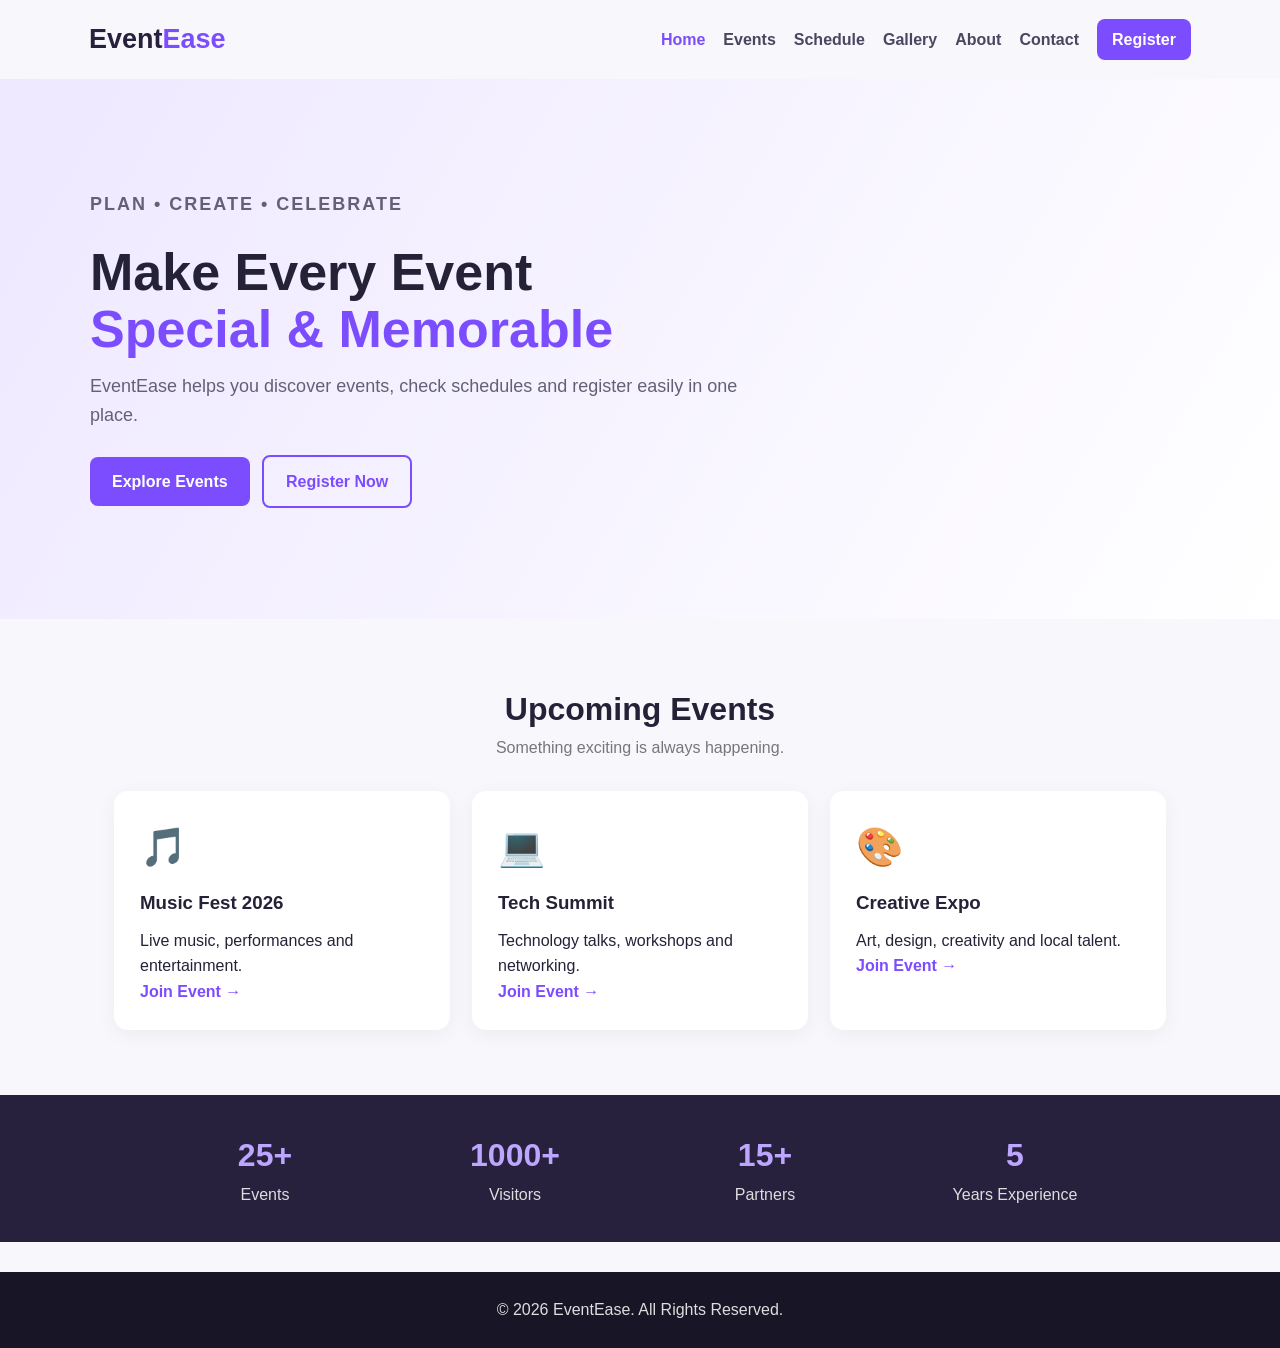
<file: index.html>
<!DOCTYPE html>
<html lang="en">
<head>
  <meta charset="UTF-8">
  <meta name="viewport" content="width=device-width, initial-scale=1.0">
  <title>EventEase | Event Management</title>
  <link rel="stylesheet" href="style.css">
</head>
<body>
<header>
  <nav class="navbar">
    <a class="logo" href="index.html">Event<span>Ease</span></a>
    <div class="nav-links">
      <a class="active" href="index.html">Home</a>
      <a href="events.html">Events</a>
      <a href="schedule.html">Schedule</a>
      <a href="gallery.html">Gallery</a>
      <a href="about.html">About</a>
      <a href="contact.html">Contact</a>
      <a class="btn small" href="registration.php">Register</a>
    </div>
  </nav>
</header>

<main>
<section class="hero">
  <div class="hero-content">
    <p class="tag">PLAN • CREATE • CELEBRATE</p>
    <h1>Make Every Event<br><span>Special & Memorable</span></h1>
    <p>EventEase helps you discover events, check schedules and register easily in one place.</p>
    <a class="btn" href="events.html">Explore Events</a>
    <a class="btn outline" href="registration.php">Register Now</a>
  </div>
</section>

<section class="section">
  <h2>Upcoming Events</h2>
  <p class="section-subtitle">Something exciting is always happening.</p>
  <div class="cards">
    <div class="card"><div class="icon">🎵</div><h3>Music Fest 2026</h3><p>Live music, performances and entertainment.</p><a href="registration.php">Join Event →</a></div>
    <div class="card"><div class="icon">💻</div><h3>Tech Summit</h3><p>Technology talks, workshops and networking.</p><a href="registration.php">Join Event →</a></div>
    <div class="card"><div class="icon">🎨</div><h3>Creative Expo</h3><p>Art, design, creativity and local talent.</p><a href="registration.php">Join Event →</a></div>
  </div>
</section>

<section class="stats">
  <div><strong>25+</strong><span>Events</span></div>
  <div><strong>1000+</strong><span>Visitors</span></div>
  <div><strong>15+</strong><span>Partners</span></div>
  <div><strong>5</strong><span>Years Experience</span></div>
</section>
</main>

<footer><p>© 2026 EventEase. All Rights Reserved.</p></footer>
</body>
</html>
</file>
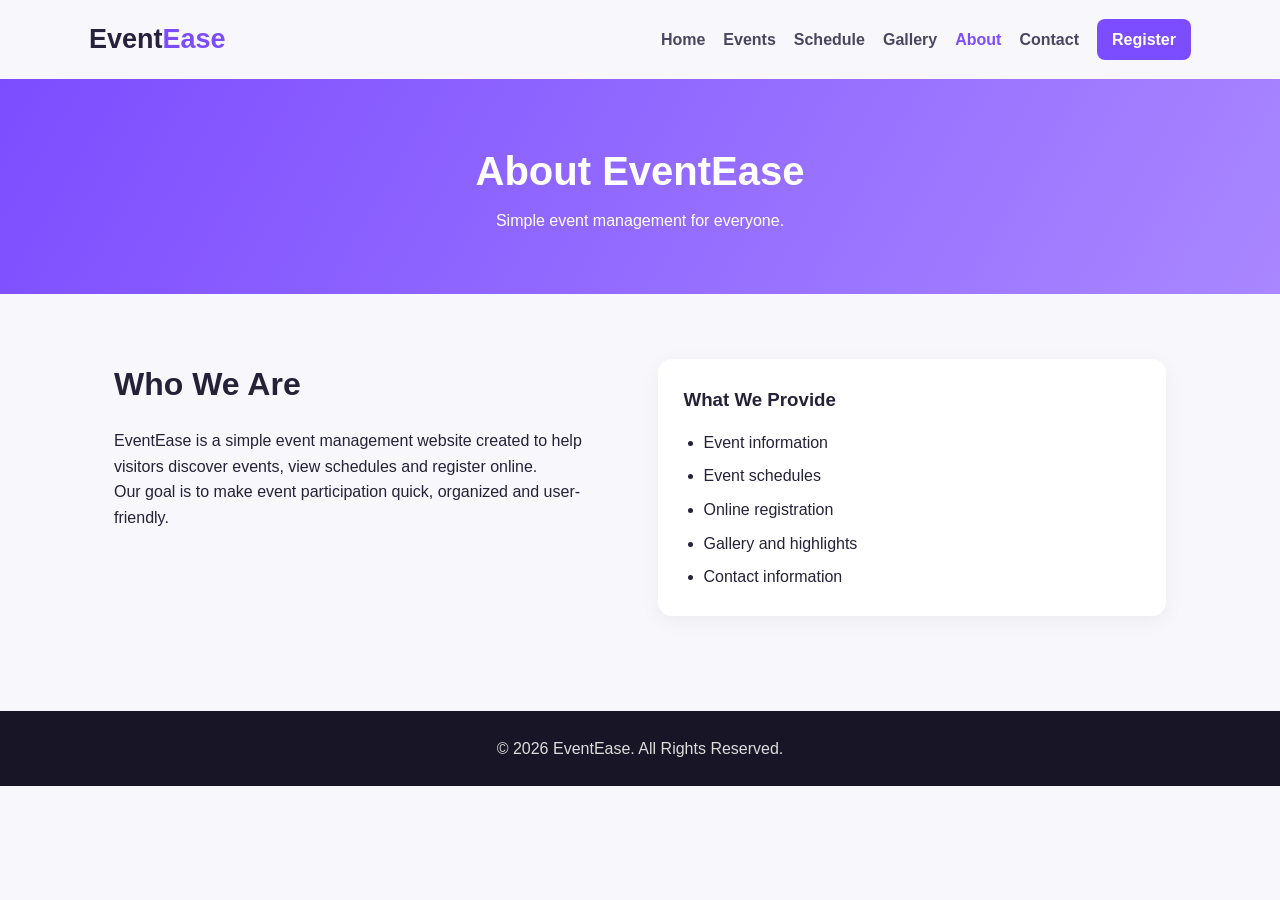
<file: about.html>
<!DOCTYPE html>
<html lang="en"><head><meta charset="UTF-8"><meta name="viewport" content="width=device-width,initial-scale=1.0"><title>About | EventEase</title><link rel="stylesheet" href="style.css"></head>
<body>
<header><nav class="navbar"><a class="logo" href="index.html">Event<span>Ease</span></a><div class="nav-links"><a href="index.html">Home</a><a href="events.html">Events</a><a href="schedule.html">Schedule</a><a href="gallery.html">Gallery</a><a class="active" href="about.html">About</a><a href="contact.html">Contact</a><a class="btn small" href="registration.php">Register</a></div></nav></header>
<section class="page-banner"><h1>About EventEase</h1><p>Simple event management for everyone.</p></section>
<section class="section two-col"><div><h2>Who We Are</h2><p>EventEase is a simple event management website created to help visitors discover events, view schedules and register online.</p><p>Our goal is to make event participation quick, organized and user-friendly.</p></div><div class="info-box"><h3>What We Provide</h3><ul><li>Event information</li><li>Event schedules</li><li>Online registration</li><li>Gallery and highlights</li><li>Contact information</li></ul></div></section>
<footer><p>© 2026 EventEase. All Rights Reserved.</p></footer>
</body></html>
</file>
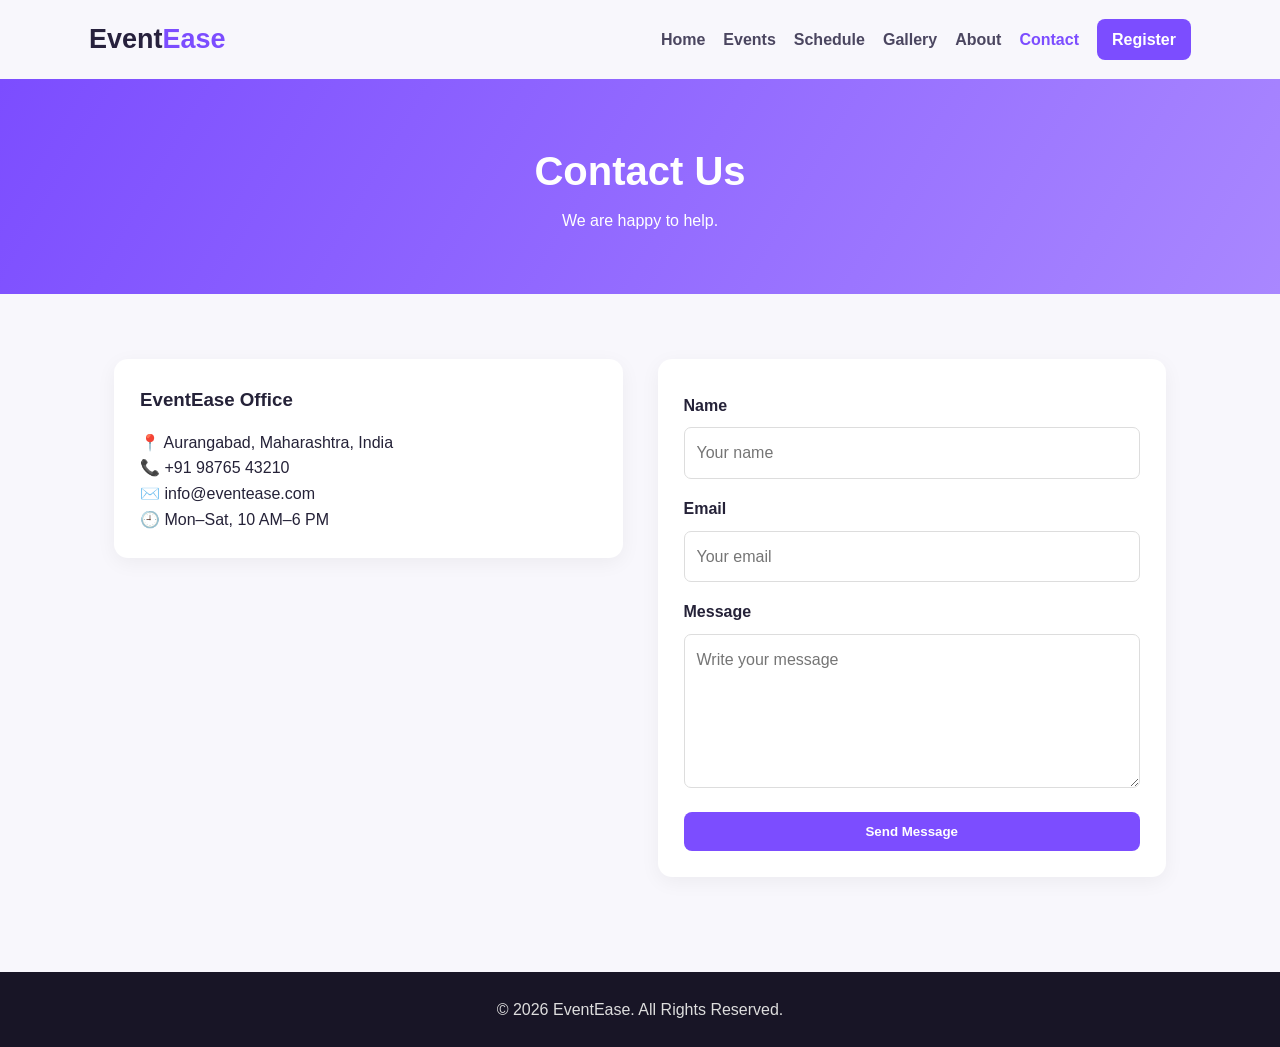
<file: contact.html>
<!DOCTYPE html>
<html lang="en"><head><meta charset="UTF-8"><meta name="viewport" content="width=device-width,initial-scale=1.0"><title>Contact | EventEase</title><link rel="stylesheet" href="style.css"></head>
<body>
<header><nav class="navbar"><a class="logo" href="index.html">Event<span>Ease</span></a><div class="nav-links"><a href="index.html">Home</a><a href="events.html">Events</a><a href="schedule.html">Schedule</a><a href="gallery.html">Gallery</a><a href="about.html">About</a><a class="active" href="contact.html">Contact</a><a class="btn small" href="registration.php">Register</a></div></nav></header>
<section class="page-banner"><h1>Contact Us</h1><p>We are happy to help.</p></section>
<section class="section contact-grid"><div class="info-box"><h3>EventEase Office</h3><p>📍 Aurangabad, Maharashtra, India</p><p>📞 +91 98765 43210</p><p>✉️ info@eventease.com</p><p>🕘 Mon–Sat, 10 AM–6 PM</p></div><form class="form-card" onsubmit="alert('Thank you! We will contact you soon.'); return false;"><label>Name</label><input required type="text" placeholder="Your name"><label>Email</label><input required type="email" placeholder="Your email"><label>Message</label><textarea required rows="5" placeholder="Write your message"></textarea><button class="btn" type="submit">Send Message</button></form></section>
<footer><p>© 2026 EventEase. All Rights Reserved.</p></footer>
</body></html>
</file>
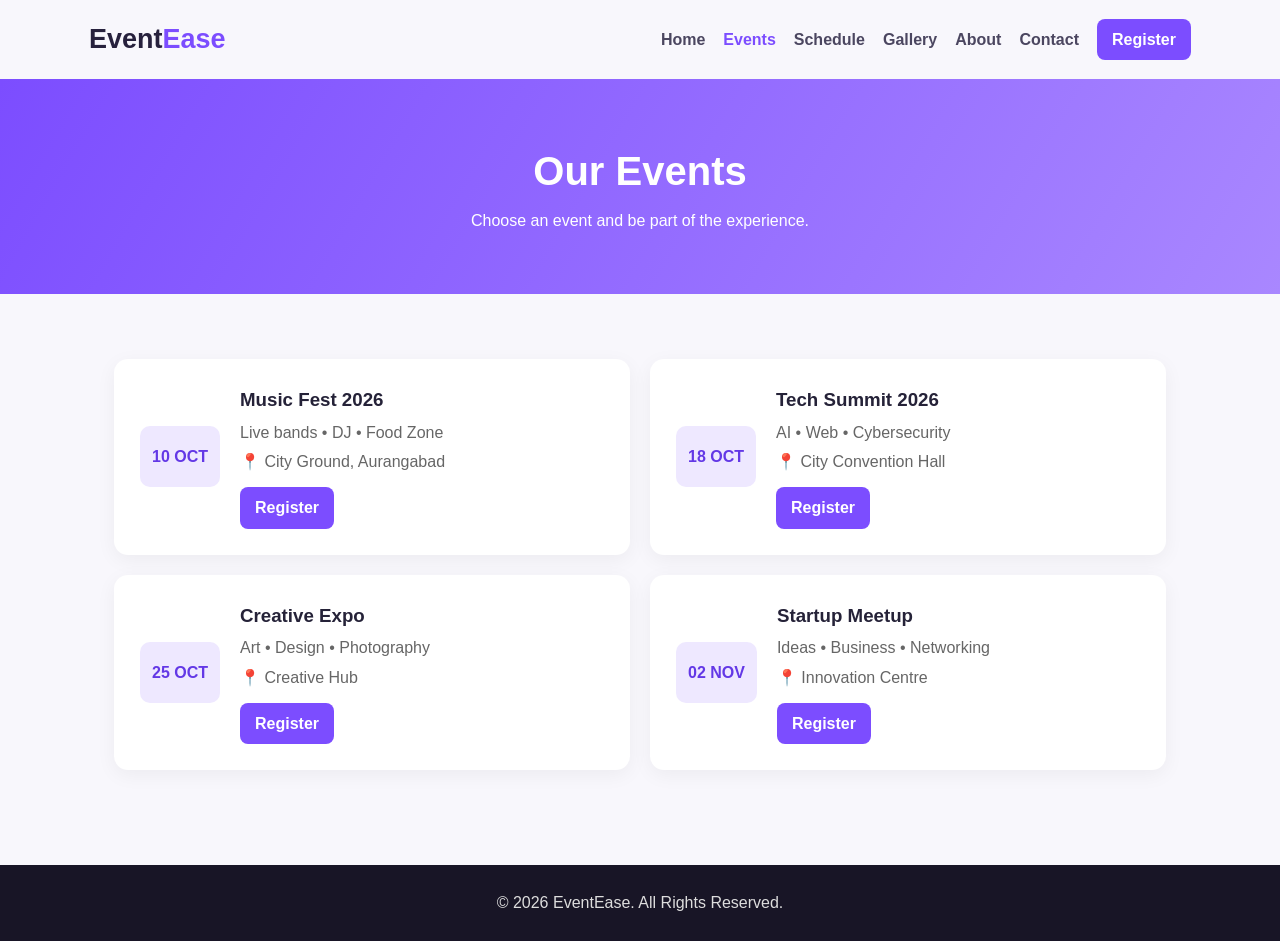
<file: events.html>
<!DOCTYPE html>
<html lang="en"><head><meta charset="UTF-8"><meta name="viewport" content="width=device-width,initial-scale=1.0"><title>Events | EventEase</title><link rel="stylesheet" href="style.css"></head>
<body>
<header><nav class="navbar"><a class="logo" href="index.html">Event<span>Ease</span></a><div class="nav-links"><a href="index.html">Home</a><a class="active" href="events.html">Events</a><a href="schedule.html">Schedule</a><a href="gallery.html">Gallery</a><a href="about.html">About</a><a href="contact.html">Contact</a><a class="btn small" href="registration.php">Register</a></div></nav></header>
<section class="page-banner"><h1>Our Events</h1><p>Choose an event and be part of the experience.</p></section>
<section class="section"><div class="event-grid">
  <article class="event-card"><div class="event-date">10 OCT</div><div><h3>Music Fest 2026</h3><p>Live bands • DJ • Food Zone</p><p>📍 City Ground, Aurangabad</p><a class="btn small" href="registration.php">Register</a></div></article>
  <article class="event-card"><div class="event-date">18 OCT</div><div><h3>Tech Summit 2026</h3><p>AI • Web • Cybersecurity</p><p>📍 City Convention Hall</p><a class="btn small" href="registration.php">Register</a></div></article>
  <article class="event-card"><div class="event-date">25 OCT</div><div><h3>Creative Expo</h3><p>Art • Design • Photography</p><p>📍 Creative Hub</p><a class="btn small" href="registration.php">Register</a></div></article>
  <article class="event-card"><div class="event-date">02 NOV</div><div><h3>Startup Meetup</h3><p>Ideas • Business • Networking</p><p>📍 Innovation Centre</p><a class="btn small" href="registration.php">Register</a></div></article>
</div></section>
<footer><p>© 2026 EventEase. All Rights Reserved.</p></footer>
</body></html>
</file>
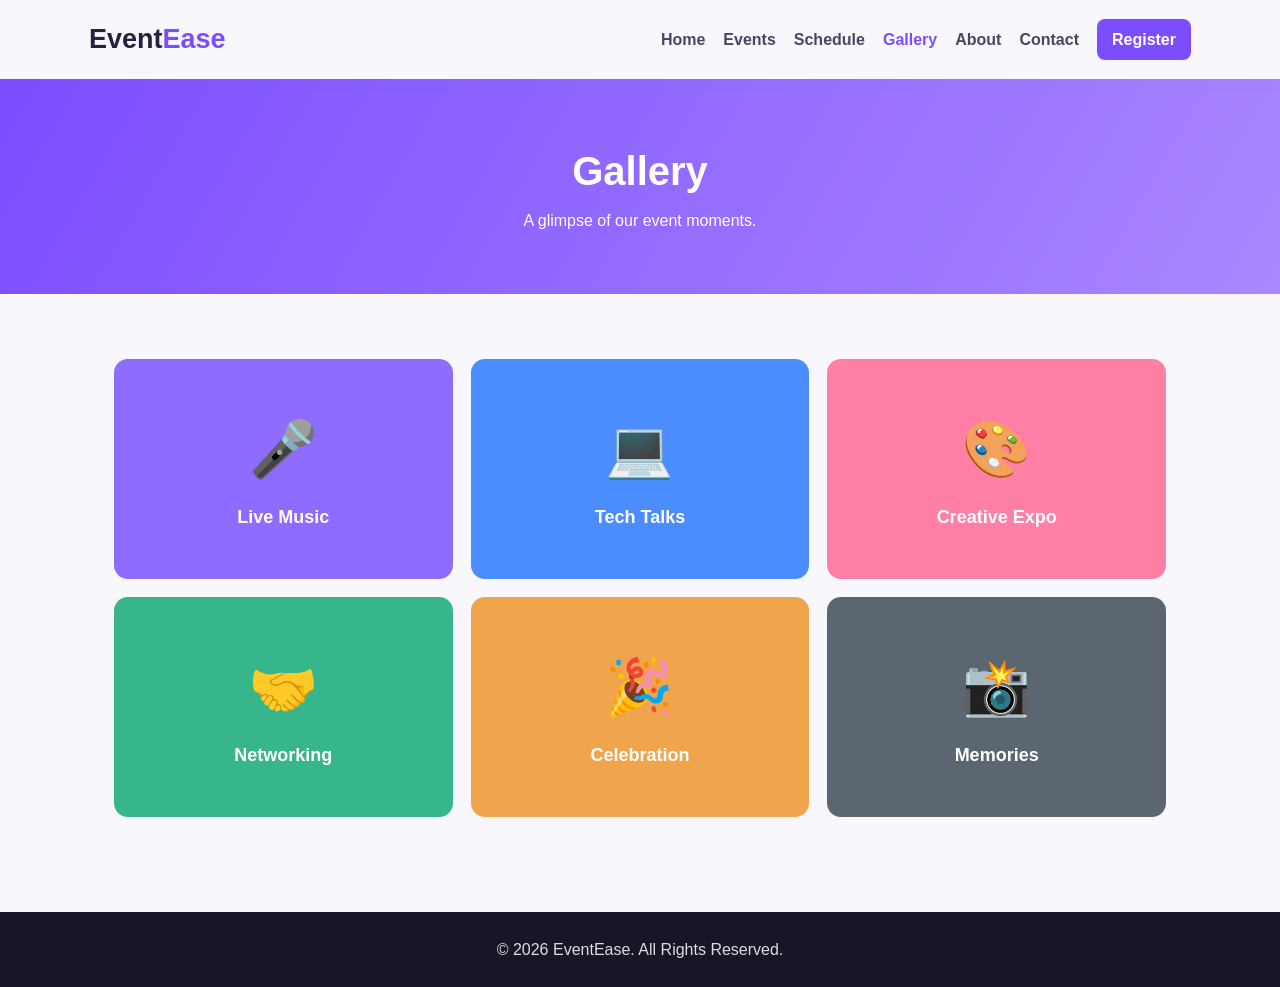
<file: gallery.html>
<!DOCTYPE html>
<html lang="en"><head><meta charset="UTF-8"><meta name="viewport" content="width=device-width,initial-scale=1.0"><title>Gallery | EventEase</title><link rel="stylesheet" href="style.css"></head>
<body>
<header><nav class="navbar"><a class="logo" href="index.html">Event<span>Ease</span></a><div class="nav-links"><a href="index.html">Home</a><a href="events.html">Events</a><a href="schedule.html">Schedule</a><a class="active" href="gallery.html">Gallery</a><a href="about.html">About</a><a href="contact.html">Contact</a><a class="btn small" href="registration.php">Register</a></div></nav></header>
<section class="page-banner"><h1>Gallery</h1><p>A glimpse of our event moments.</p></section>
<section class="section"><div class="gallery">
  <div class="gallery-item g1">🎤<span>Live Music</span></div><div class="gallery-item g2">💻<span>Tech Talks</span></div>
  <div class="gallery-item g3">🎨<span>Creative Expo</span></div><div class="gallery-item g4">🤝<span>Networking</span></div>
  <div class="gallery-item g5">🎉<span>Celebration</span></div><div class="gallery-item g6">📸<span>Memories</span></div>
</div></section>
<footer><p>© 2026 EventEase. All Rights Reserved.</p></footer>
</body></html>
</file>
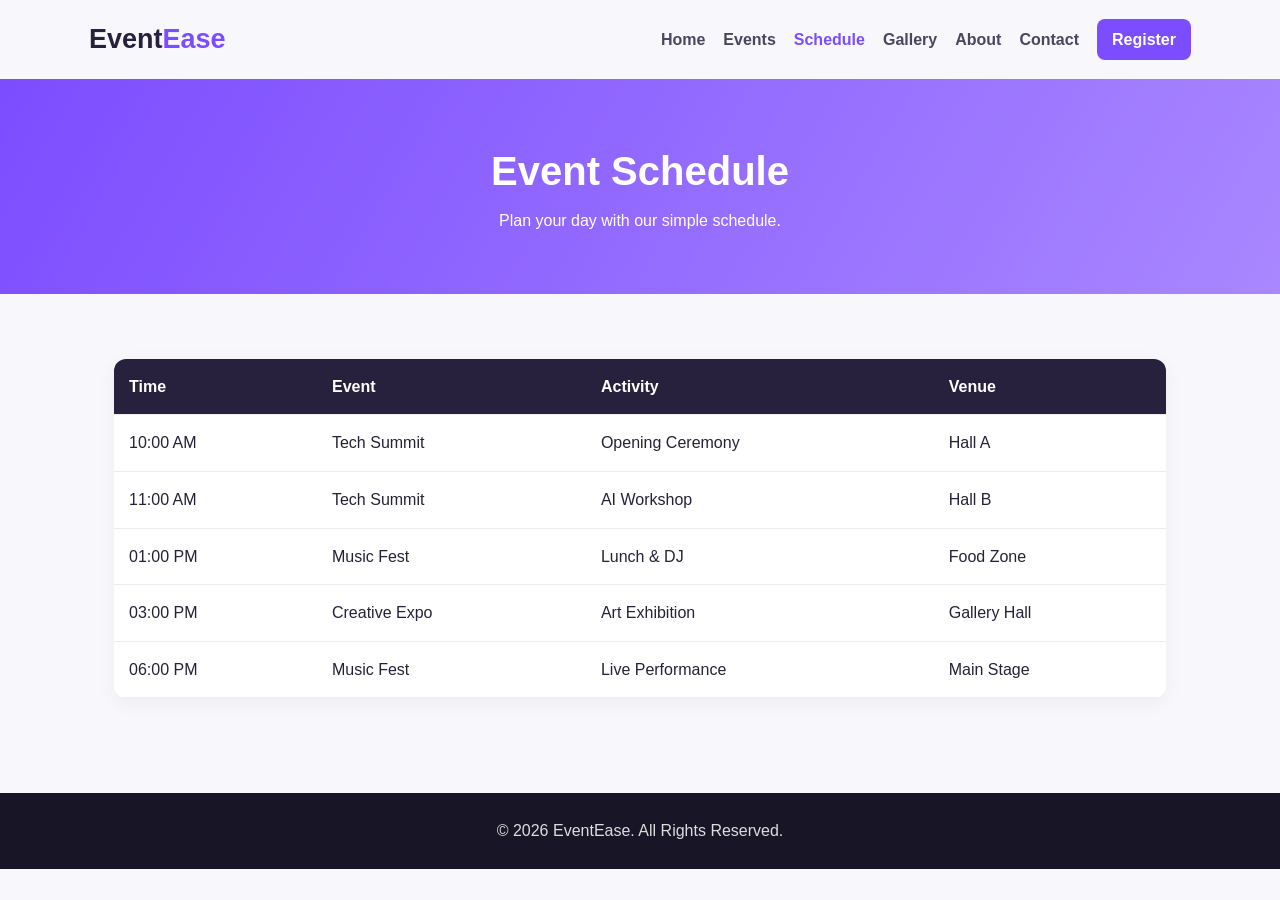
<file: schedule.html>
<!DOCTYPE html>
<html lang="en"><head><meta charset="UTF-8"><meta name="viewport" content="width=device-width,initial-scale=1.0"><title>Schedule | EventEase</title><link rel="stylesheet" href="style.css"></head>
<body>
<header><nav class="navbar"><a class="logo" href="index.html">Event<span>Ease</span></a><div class="nav-links"><a href="index.html">Home</a><a href="events.html">Events</a><a class="active" href="schedule.html">Schedule</a><a href="gallery.html">Gallery</a><a href="about.html">About</a><a href="contact.html">Contact</a><a class="btn small" href="registration.php">Register</a></div></nav></header>
<section class="page-banner"><h1>Event Schedule</h1><p>Plan your day with our simple schedule.</p></section>
<section class="section"><div class="table-wrap"><table><tr><th>Time</th><th>Event</th><th>Activity</th><th>Venue</th></tr>
<tr><td>10:00 AM</td><td>Tech Summit</td><td>Opening Ceremony</td><td>Hall A</td></tr>
<tr><td>11:00 AM</td><td>Tech Summit</td><td>AI Workshop</td><td>Hall B</td></tr>
<tr><td>01:00 PM</td><td>Music Fest</td><td>Lunch & DJ</td><td>Food Zone</td></tr>
<tr><td>03:00 PM</td><td>Creative Expo</td><td>Art Exhibition</td><td>Gallery Hall</td></tr>
<tr><td>06:00 PM</td><td>Music Fest</td><td>Live Performance</td><td>Main Stage</td></tr>
</table></div></section>
<footer><p>© 2026 EventEase. All Rights Reserved.</p></footer>
</body></html>
</file>
<file: style.css>
*{box-sizing:border-box;margin:0;padding:0}body{font-family:Arial,Helvetica,sans-serif;background:#f8f7fc;color:#252238;line-height:1.6}.navbar{max-width:1150px;margin:auto;display:flex;align-items:center;justify-content:space-between;padding:18px 24px}.logo{font-size:27px;font-weight:800;color:#27213d;text-decoration:none}.logo span{color:#7c4dff}.nav-links{display:flex;gap:18px;align-items:center;flex-wrap:wrap}.nav-links a{color:#4b4660;text-decoration:none;font-weight:600}.nav-links a:hover,.nav-links .active{color:#7c4dff}.btn{display:inline-block;border:0;background:#7c4dff;color:white!important;padding:12px 22px;border-radius:8px;text-decoration:none;font-weight:700;cursor:pointer}.btn:hover{background:#6338e6}.btn.small{padding:8px 15px}.btn.outline{background:transparent;border:2px solid #7c4dff;color:#7c4dff!important;margin-left:8px}.hero{min-height:540px;display:flex;align-items:center;background:linear-gradient(120deg,#eee8ff,#ffffff);padding:70px max(24px,calc((100% - 1100px)/2))}.hero-content{max-width:650px}.tag{color:#7c4dff;font-weight:800;letter-spacing:2px}.hero h1{font-size:52px;line-height:1.1;margin:14px 0}.hero h1 span{color:#7c4dff}.hero p{font-size:18px;margin-bottom:25px;color:#666077}.section{max-width:1100px;margin:auto;padding:65px 24px}.section h2{text-align:center;font-size:32px}.section-subtitle{text-align:center;color:#777;margin-bottom:30px}.cards{display:grid;grid-template-columns:repeat(3,1fr);gap:22px;margin-top:30px}.card,.event-card,.info-box,.form-card{background:white;border-radius:14px;padding:26px;box-shadow:0 5px 20px #0000000d}.card .icon{font-size:38px}.card h3{margin:10px 0}.card a{color:#7c4dff;text-decoration:none;font-weight:bold}.stats{display:grid;grid-template-columns:repeat(4,1fr);background:#27213d;color:white;padding:35px max(24px,calc((100% - 1000px)/2));text-align:center}.stats strong{display:block;font-size:32px;color:#bca6ff}.stats span{color:#ddd}.page-banner{background:linear-gradient(120deg,#7c4dff,#a987ff);color:white;text-align:center;padding:60px 20px}.page-banner h1{font-size:40px}.page-banner p{margin-top:5px}.event-grid{display:grid;grid-template-columns:1fr 1fr;gap:20px}.event-card{display:flex;gap:20px;align-items:center}.event-date{background:#eee8ff;color:#6338e6;font-weight:800;padding:18px 12px;border-radius:10px;min-width:80px;text-align:center}.event-card h3{margin-bottom:5px}.event-card p{color:#666;margin-bottom:4px}.event-card .btn{margin-top:8px}.table-wrap{overflow-x:auto;background:white;border-radius:12px;box-shadow:0 5px 20px #0000000d}table{width:100%;border-collapse:collapse;min-width:650px}th,td{padding:15px;text-align:left;border-bottom:1px solid #eee}th{background:#27213d;color:white}tr:hover td{background:#faf8ff}.gallery{display:grid;grid-template-columns:repeat(3,1fr);gap:18px}.gallery-item{height:220px;border-radius:14px;display:flex;flex-direction:column;justify-content:center;align-items:center;font-size:55px;color:white;font-weight:bold}.gallery-item span{font-size:18px;margin-top:10px}.g1{background:#8e6cff}.g2{background:#4b8cff}.g3{background:#ff7fa5}.g4{background:#37b58b}.g5{background:#f0a44b}.g6{background:#5c6670}.two-col,.contact-grid{display:grid;grid-template-columns:1fr 1fr;gap:35px;align-items:start}.two-col h2{text-align:left;margin-bottom:18px}.info-box h3{margin-bottom:15px}.info-box li{margin:8px 0 0 20px}.form-section{max-width:700px}.form-card{display:flex;flex-direction:column;gap:9px}.form-card label{font-weight:bold;margin-top:8px}.form-card input,.form-card select,.form-card textarea{width:100%;padding:12px;border:1px solid #ddd;border-radius:7px;font:inherit}.form-card textarea{resize:vertical}.form-card button{margin-top:15px}.alert{padding:12px;border-radius:8px;margin-bottom:10px}.success{background:#e6f8ed;color:#18743c}.error{background:#ffe9e9;color:#a52222}footer{background:#181526;color:#ddd;text-align:center;padding:25px;margin-top:30px}.active-btn{color:white!important}@media(max-width:800px){.navbar{align-items:flex-start;gap:15px;flex-direction:column}.cards,.event-grid,.gallery,.two-col,.contact-grid{grid-template-columns:1fr}.stats{grid-template-columns:1fr 1fr;gap:25px}.hero h1{font-size:40px}.nav-links{gap:12px}.hero{padding-top:50px;padding-bottom:50px}}
</file>
